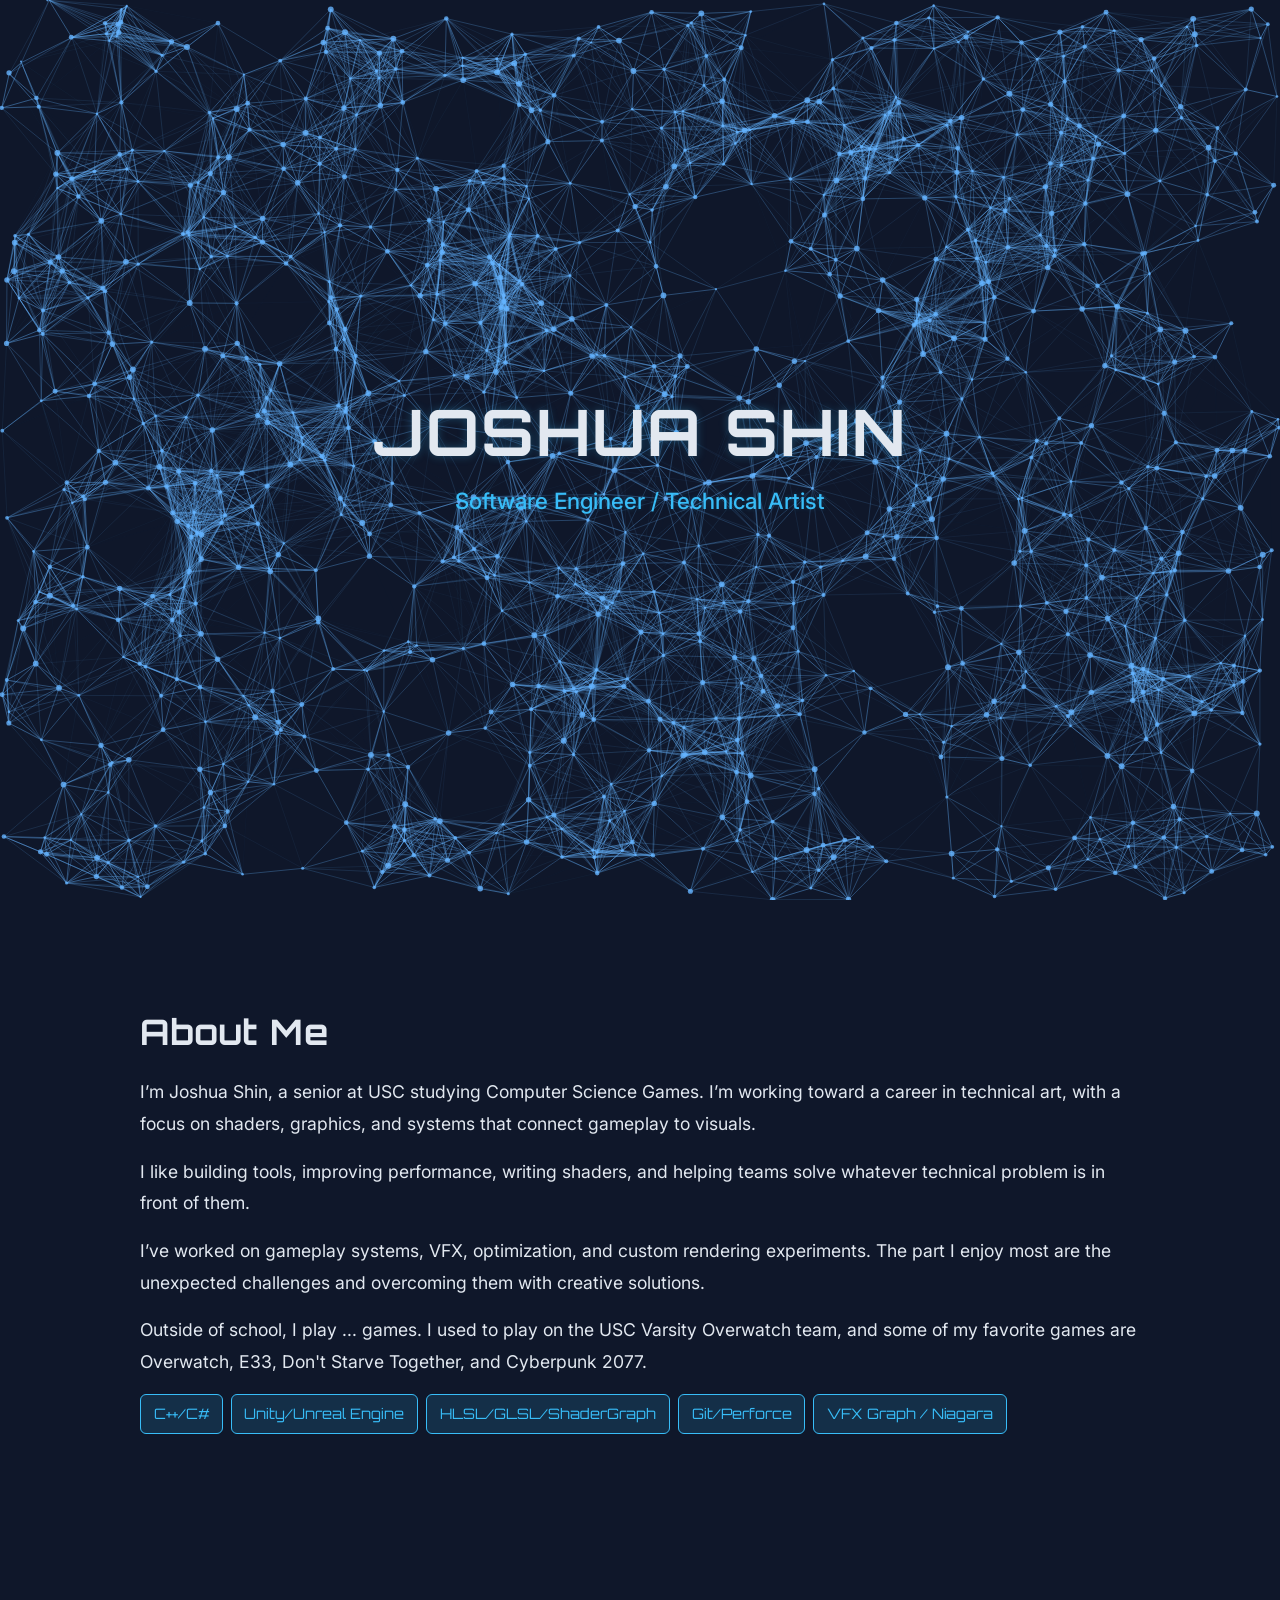
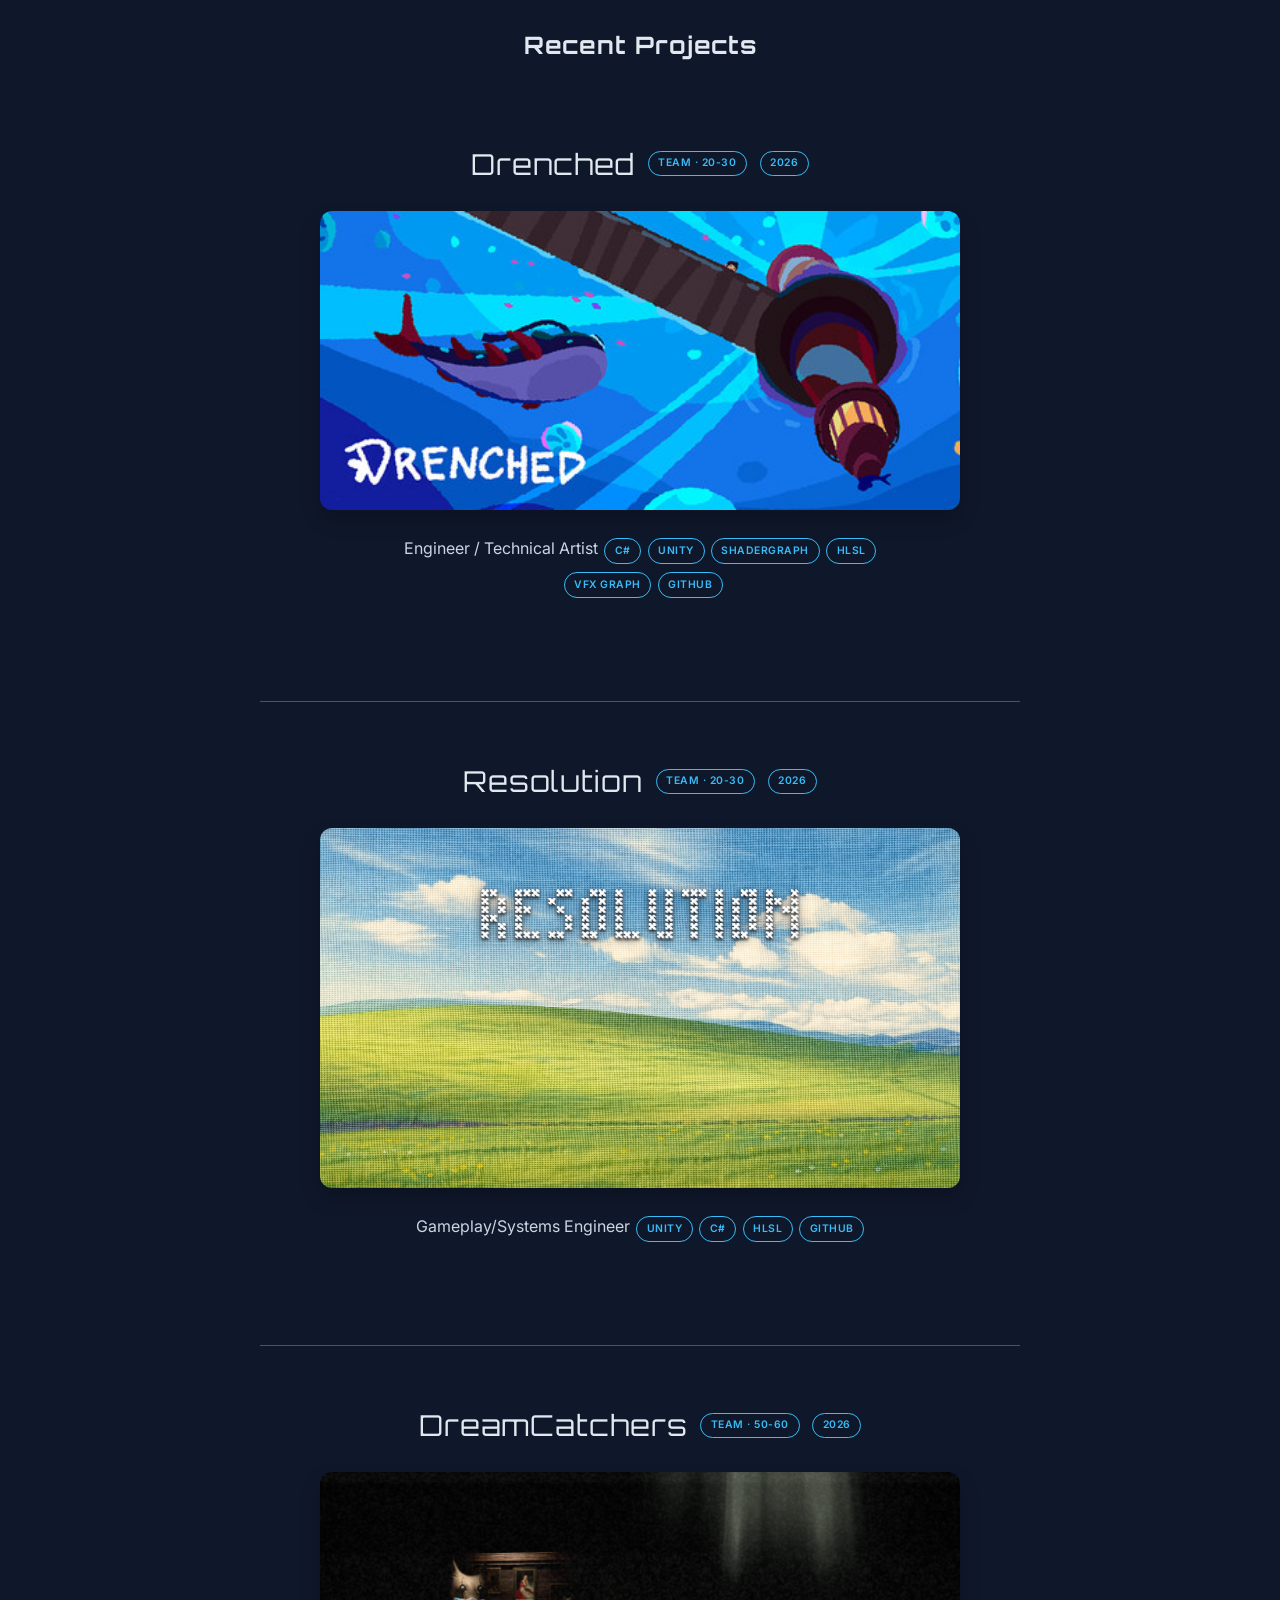
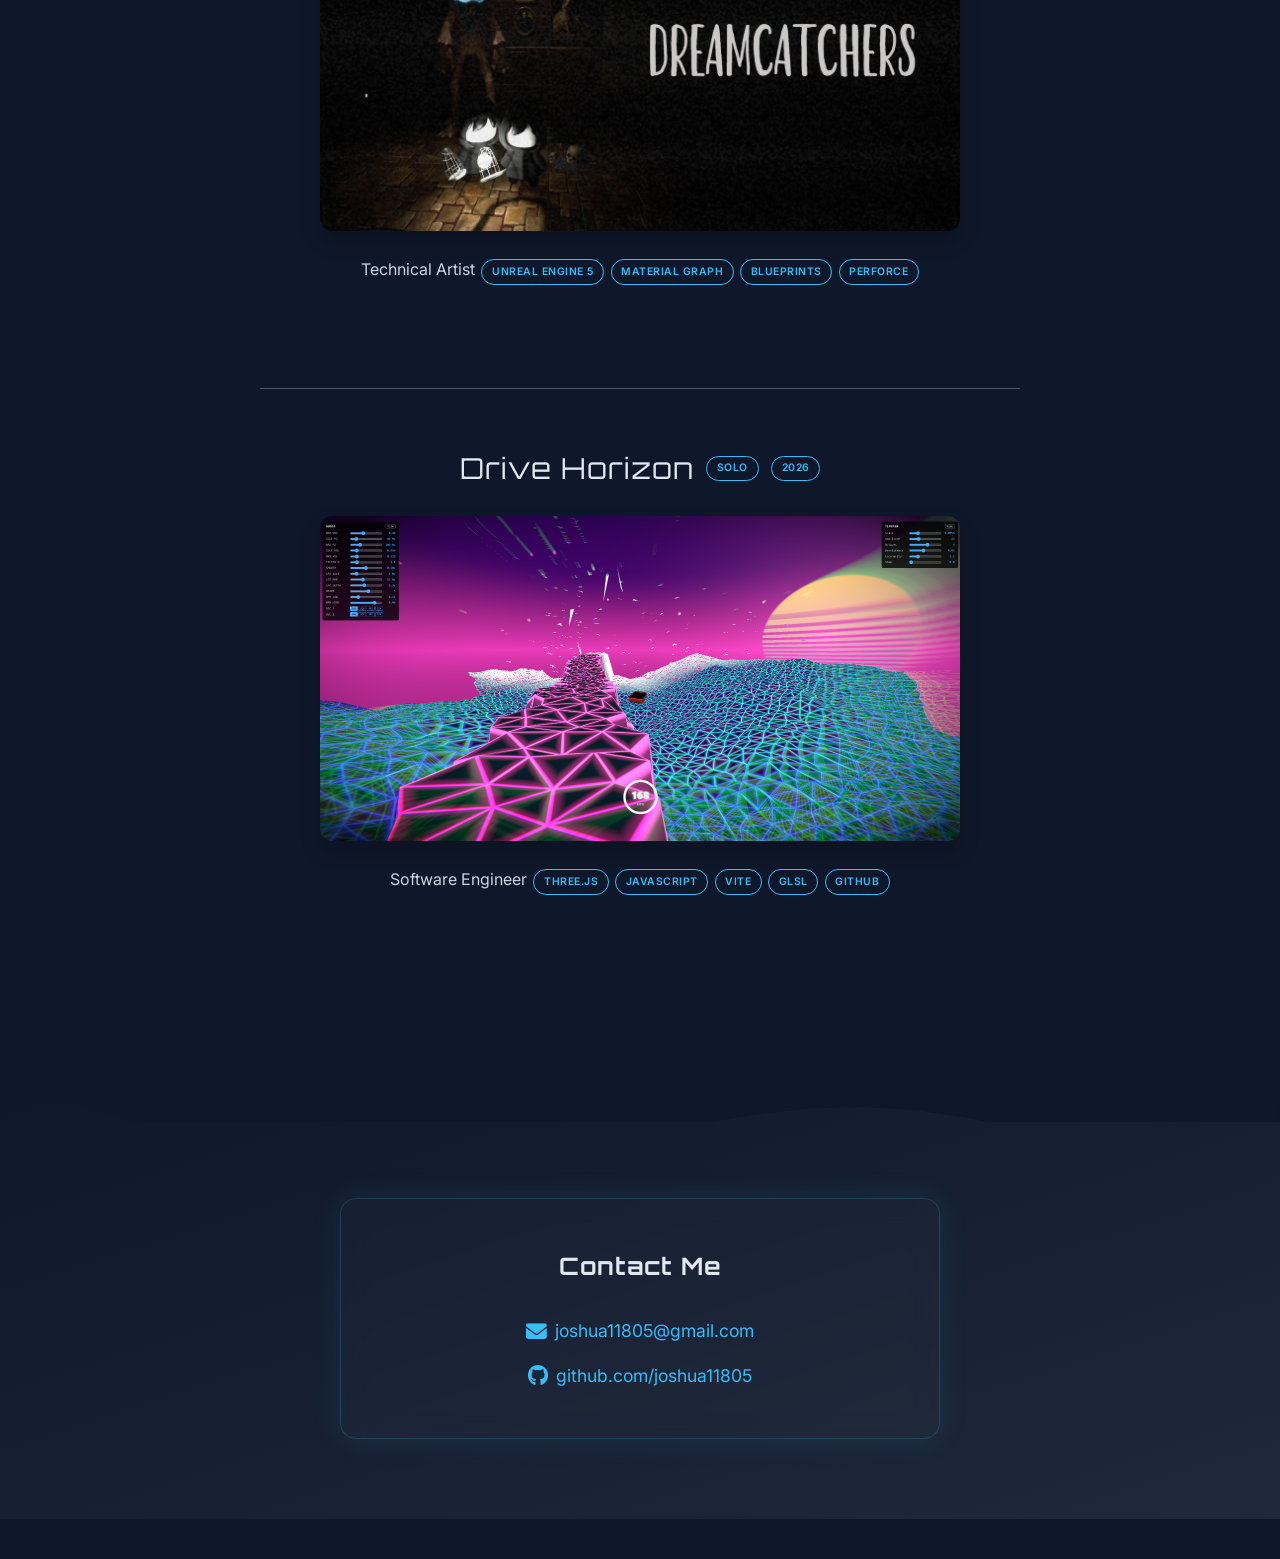
<file: index.html>
<!DOCTYPE html>
<html lang="en">
<head>
  <meta charset="UTF-8" />
  <meta name="viewport" content="width=device-width, initial-scale=1.0" />
  <title>Dev Portfolio</title>
  <link rel="stylesheet" href="styles.css" />
  <link href="https://fonts.googleapis.com/css2?family=Orbitron:wght@500;700&family=Inter:wght@400;600&display=swap" rel="stylesheet">
  <link rel="stylesheet" href="https://cdnjs.cloudflare.com/ajax/libs/font-awesome/6.5.0/css/all.min.css">
  <script defer src="script.js"></script>
</head>
<body>

  <canvas id="splash-canvas"></canvas>

  <!-- Splash Section -->
  <header id="splash">
    <div class="splash-content">
      <h1>Joshua Shin</h1>
      <p>Software Engineer / Technical Artist</p>
    </div>
  </header>

  <!-- About Section -->
  <section id="about" class="about-section fade-in">
    <div class="about-container">
      <div class="about-text">
        <h2>About Me</h2>
        <p>I’m Joshua Shin, a senior at USC studying Computer Science Games. I’m working toward a career in technical art, with a focus on shaders, graphics, and systems that connect gameplay to visuals.</p>
        <p>I like building tools, improving performance, writing shaders, and helping teams solve whatever technical problem is in front of them.</p>
        <p>I’ve worked on gameplay systems, VFX, optimization, and custom rendering experiments. The part I enjoy most are the unexpected challenges and overcoming them with creative solutions.</p>
        <p>Outside of school, I play ... games. I used to play on the USC Varsity Overwatch team, and some of my favorite games are Overwatch, E33, Don't Starve Together, and Cyberpunk 2077.</p>
        <p class="tech-tags">
          <span>C++/C#</span><span>Unity/Unreal Engine</span><span>HLSL/GLSL/ShaderGraph</span><span>Git/Perforce</span><span>VFX Graph / Niagara</span>
        </p>
      </div>
    </div>
  </section>

  <!-- Projects Section -->
  <section id="projects">
    <h2>Recent Projects</h2>
    <div class="project-list">

       <a class="project-card"
         href="project.html?project=drenched"
           data-title="Drenched"
           data-img="images/drenched.jpg"
           data-description="A 3D narrative game about a struggling artist. I worked as an Engineer and Technical Artist: building tooling for design and art pipelines, profiling and optimizing performance, creating custom shaders and visual effects, and refactoring/debugging various systems such as gameplay progression mechanics. Expected to Release Mid-October 2026."
           data-tech="Unity, C#, Shader Graph, VFX Graph, Unity Profiler"
           data-steam="https://store.steampowered.com/app/4597820/DRENCHED/"
           data-team="20-30"
           data-skills="C#, Unity, ShaderGraph, HLSL, VFX Graph, Github">
        <img src="images/drenched.jpg" alt="Drenched Screenshot">
        <div class="project-info">
          <h3>Drenched</h3>
          <p>Engineer / Technical Artist</p>
        </div>
       </a>

       <a class="project-card"
         href="project.html?project=resolution"
           data-title="Resolution"
           data-img="images/ResolutionLogo.png"
           data-team="20-30"
           data-skills="Unity, C#, HLSL, Github">
        <img src="images/ResolutionLogo.png" alt="Resolution logo">
        <div class="project-info">
          <h3>Resolution</h3>
          <p>Gameplay/Systems Engineer</p>
        </div>
       </a>

       <a class="project-card"
         href="project.html?project=dreamcatchers"
           data-title="DreamCatchers"
           data-img="images/DreamCatcherLogo.png"
           data-team="50-60"
           data-skills="Unreal Engine 5, Material Graph, Blueprints, Perforce">
        <img src="images/DreamCatcherLogo.png" alt="DreamCatchers logo">
        <div class="project-info">
          <h3>DreamCatchers</h3>
          <p>Technical Artist</p>
        </div>
       </a>

       <a class="project-card"
         href="project.html?project=drive-horizon"
           data-title="Drive Horizon"
           data-img="images/RoadToNowhere.png"
           data-description="A driving experience built with Three.js and custom GLSL shaders."
           data-tech="JavaScript, Three.js, GLSL"
           data-play="https://joshua11805.github.io/three.js-Testing/"
           data-github="https://github.com/joshua11805/three.js-Testing"
           data-team="Solo"
           data-skills="Three.js, JavaScript, Vite, GLSL, Github">
        <img src="images/RoadToNowhere.png" alt="Drive Horizon Screenshot">
        <div class="project-info">
          <h3>Drive Horizon</h3>
          <p>Software Engineer</p>
        </div>
       </a>

    </div>
  </section>

  <!-- Contact Section -->
  <section id="contact" class="fade-in">
    <div class="contact-container">
      <h2>Contact Me</h2>
      <div class="contact-links">
        <a href="mailto:joshua11805@gmail.com" class="contact-link">
          <i class="fas fa-envelope"></i>
          joshua11805@gmail.com
        </a>
        <a href="https://github.com/joshua11805" target="_blank" class="contact-link">
          <i class="fab fa-github"></i>
          github.com/joshua11805
        </a>
      </div>
    </div>
  </section>
</file>
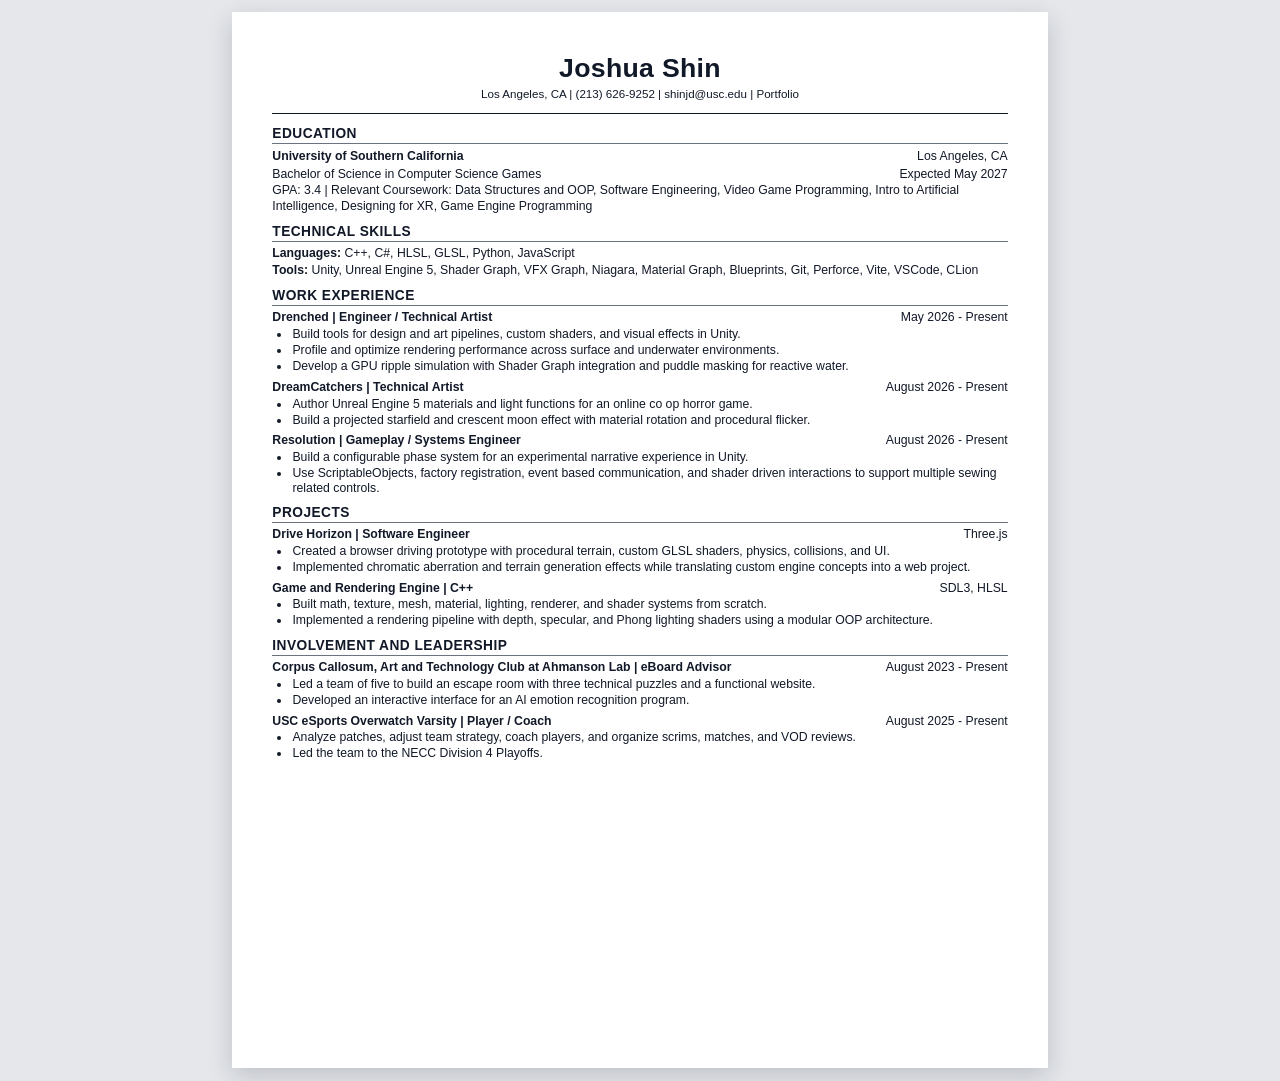
<file: resume.html>
<!DOCTYPE html>
<html lang="en">
<head>
  <meta charset="UTF-8">
  <meta name="viewport" content="width=device-width, initial-scale=1.0">
  <title>Joshua Shin | Resume</title>
  <link rel="stylesheet" href="resume.css">
</head>
<body>
  <main class="resume">
    <header class="resume-header">
      <h1>Joshua Shin</h1>
      <p>Los Angeles, CA | (213) 626-9252 | <a href="mailto:shinjd@usc.edu">shinjd@usc.edu</a> | <a href="https://joshua11805.github.io/portfolio/">Portfolio</a></p>
    </header>

    <section>
      <h2>Education</h2>
      <div class="entry-heading">
        <strong>University of Southern California</strong>
        <span>Los Angeles, CA</span>
      </div>
      <div class="entry-heading">
        <span>Bachelor of Science in Computer Science Games</span>
        <span>Expected May 2027</span>
      </div>
      <p class="compact">GPA: 3.4 | Relevant Coursework: Data Structures and OOP, Software Engineering, Video Game Programming, Intro to Artificial Intelligence, Designing for XR, Game Engine Programming</p>
    </section>

    <section>
      <h2>Technical Skills</h2>
      <p><strong>Languages:</strong> C++, C#, HLSL, GLSL, Python, JavaScript</p>
      <p><strong>Tools:</strong> Unity, Unreal Engine 5, Shader Graph, VFX Graph, Niagara, Material Graph, Blueprints, Git, Perforce, Vite, VSCode, CLion</p>
    </section>

    <section>
      <h2>Work Experience</h2>
      <div class="entry-heading">
        <strong>Drenched | Engineer / Technical Artist</strong>
        <span>May 2026 - Present</span>
      </div>
      <ul>
        <li>Build tools for design and art pipelines, custom shaders, and visual effects in Unity.</li>
        <li>Profile and optimize rendering performance across surface and underwater environments.</li>
        <li>Develop a GPU ripple simulation with Shader Graph integration and puddle masking for reactive water.</li>
      </ul>

      <div class="entry-heading">
        <strong>DreamCatchers | Technical Artist</strong>
        <span>August 2026 - Present</span>
      </div>
      <ul>
        <li>Author Unreal Engine 5 materials and light functions for an online co op horror game.</li>
        <li>Build a projected starfield and crescent moon effect with material rotation and procedural flicker.</li>
      </ul>

      <div class="entry-heading">
        <strong>Resolution | Gameplay / Systems Engineer</strong>
        <span>August 2026 - Present</span>
      </div>
      <ul>
        <li>Build a configurable phase system for an experimental narrative experience in Unity.</li>
        <li>Use ScriptableObjects, factory registration, event based communication, and shader driven interactions to support multiple sewing related controls.</li>
      </ul>
    </section>

    <section>
      <h2>Projects</h2>
      <div class="entry-heading">
        <strong>Drive Horizon | Software Engineer</strong>
        <span>Three.js</span>
      </div>
      <ul>
        <li>Created a browser driving prototype with procedural terrain, custom GLSL shaders, physics, collisions, and UI.</li>
        <li>Implemented chromatic aberration and terrain generation effects while translating custom engine concepts into a web project.</li>
      </ul>

      <div class="entry-heading">
        <strong>Game and Rendering Engine | C++</strong>
        <span>SDL3, HLSL</span>
      </div>
      <ul>
        <li>Built math, texture, mesh, material, lighting, renderer, and shader systems from scratch.</li>
        <li>Implemented a rendering pipeline with depth, specular, and Phong lighting shaders using a modular OOP architecture.</li>
      </ul>
    </section>

    <section>
      <h2>Involvement and Leadership</h2>
      <div class="entry-heading">
        <strong>Corpus Callosum, Art and Technology Club at Ahmanson Lab | eBoard Advisor</strong>
        <span>August 2023 - Present</span>
      </div>
      <ul>
        <li>Led a team of five to build an escape room with three technical puzzles and a functional website.</li>
        <li>Developed an interactive interface for an AI emotion recognition program.</li>
      </ul>

      <div class="entry-heading">
        <strong>USC eSports Overwatch Varsity | Player / Coach</strong>
        <span>August 2025 - Present</span>
      </div>
      <ul>
        <li>Analyze patches, adjust team strategy, coach players, and organize scrims, matches, and VOD reviews.</li>
        <li>Led the team to the NECC Division 4 Playoffs.</li>
      </ul>
    </section>
  </main>
</body>
</html>
</file>
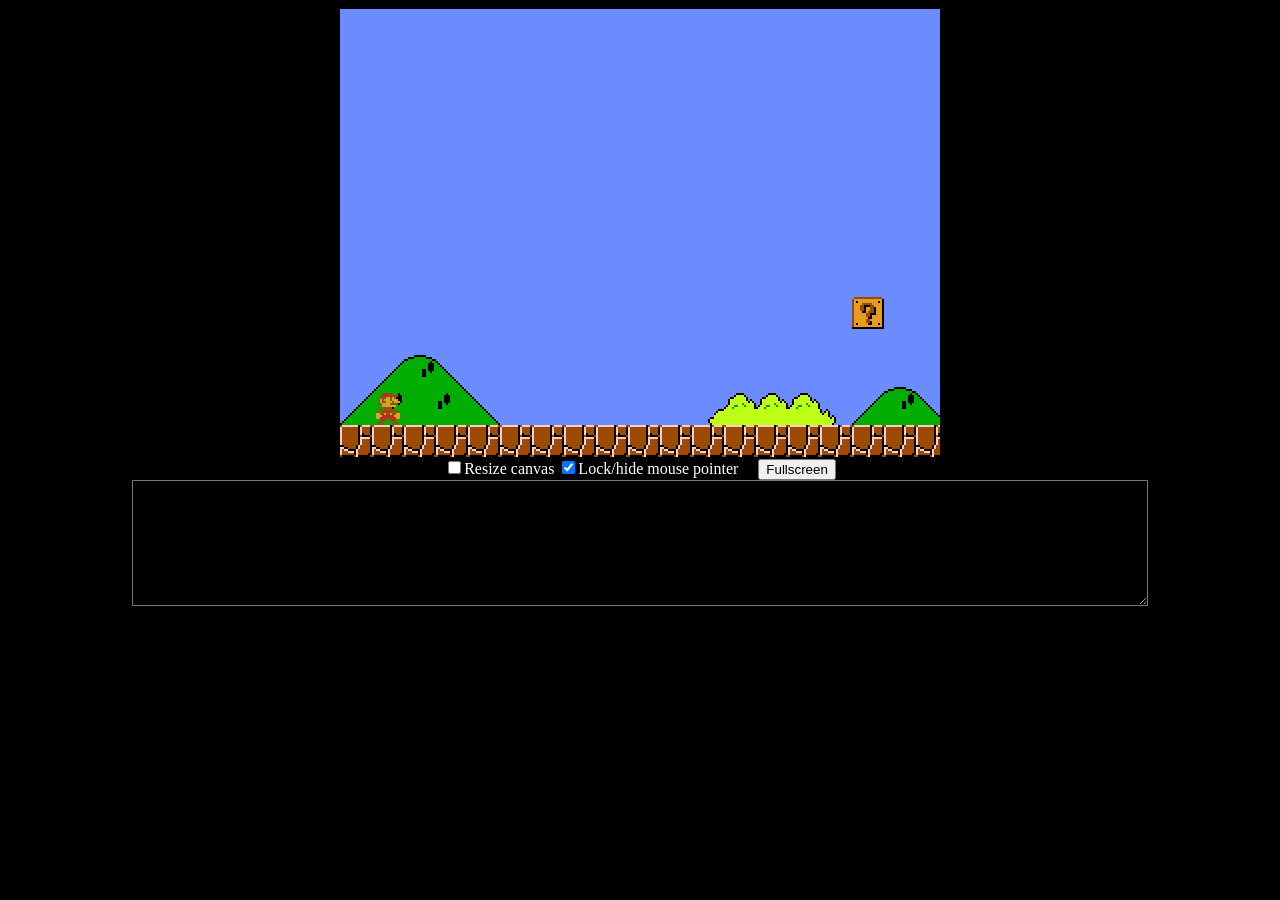
<file: games/Lab04/Lab04.html>
<!doctypehtml><html lang=en-us><head><meta charset=utf-8><meta content="text/html; charset=utf-8"http-equiv=Content-Type><title>Emscripten-Generated Code</title><style>.emscripten{padding-right:0;margin-left:auto;margin-right:auto;display:block;background-color:#000;color:#fff}textarea.emscripten{font-family:monospace;width:80%;background-color:#000}div.emscripten{text-align:center;background-color:#000}div.emscripten_border{border:1px solid #000}canvas.emscripten{border:0 none;background-color:#000}.spinner{height:50px;width:50px;margin:0 auto;-webkit-animation:rotation .8s linear infinite;-moz-animation:rotation .8s linear infinite;-o-animation:rotation .8s linear infinite;animation:rotation .8s linear infinite;border-left:10px solid #0096f0;border-right:10px solid #0096f0;border-bottom:10px solid #0096f0;border-top:10px solid #6400c8;border-radius:100%;background-color:#c864fa}@-webkit-keyframes rotation{from{-webkit-transform:rotate(0)}to{-webkit-transform:rotate(360deg)}}@-moz-keyframes rotation{from{-moz-transform:rotate(0)}to{-moz-transform:rotate(360deg)}}@-o-keyframes rotation{from{-o-transform:rotate(0)}to{-o-transform:rotate(360deg)}}@keyframes rotation{from{transform:rotate(0)}to{transform:rotate(360deg)}}</style></head><body style=background-color:#000><figure id=spinner style=overflow:visible><div class=spinner></div><center style=margin-top:.5em><strong>emscripten</strong></center></figure><div class=emscripten id=status>Downloading...</div><div class=emscripten><progress hidden id=progress max=100 value=0></progress></div><div class=emscripten_border><canvas class=emscripten id=canvas oncontextmenu=event.preventDefault() tabindex=-1></canvas></div><div class=emscripten><input type=checkbox id=resize>Resize canvas <input type=checkbox id=pointerLock checked>Lock/hide mouse pointer     <input type=button onclick='Module.requestFullscreen(document.getElementById("pointerLock").checked,document.getElementById("resize").checked)'value=Fullscreen></div><textarea class=emscripten id=output rows=8></textarea><script>var statusElement=document.getElementById("status"),progressElement=document.getElementById("progress"),spinnerElement=document.getElementById("spinner"),Module={preRun:[],postRun:[],print:function(){var e=document.getElementById("output");return e&&(e.value=""),function(t){arguments.length>1&&(t=Array.prototype.slice.call(arguments).join(" ")),console.log(t),e&&(e.value+=t+"\n",e.scrollTop=e.scrollHeight)}}(),canvas:function(){var e=document.getElementById("canvas");return e.addEventListener("webglcontextlost",(function(e){alert("WebGL context lost. You will need to reload the page."),e.preventDefault()}),!1),e}(),setStatus:function(e){if(Module.setStatus.last||(Module.setStatus.last={time:Date.now(),text:""}),e!==Module.setStatus.last.text){var t=e.match(/([^(]+)\((\d+(\.\d+)?)\/(\d+)\)/),n=Date.now();t&&n-Module.setStatus.last.time<30||(Module.setStatus.last.time=n,Module.setStatus.last.text=e,t?(e=t[1],progressElement.value=100*parseInt(t[2]),progressElement.max=100*parseInt(t[4]),progressElement.hidden=!1,spinnerElement.hidden=!1):(progressElement.value=null,progressElement.max=null,progressElement.hidden=!0,e||(spinnerElement.hidden=!0)),statusElement.innerHTML=e)}},totalDependencies:0,monitorRunDependencies:function(e){this.totalDependencies=Math.max(this.totalDependencies,e),Module.setStatus(e?"Preparing... ("+(this.totalDependencies-e)+"/"+this.totalDependencies+")":"All downloads complete.")}};Module.setStatus("Downloading..."),window.onerror=function(){Module.setStatus("Exception thrown, see JavaScript console"),spinnerElement.style.display="none",Module.setStatus=function(e){e&&console.error("[post-exception status] "+e)}}</script><script async src=Lab04.js></script></body></html>
</file>
<file: styles.css>
/* Base styles */
:root {
  --bg-color: #0f172a;
  --primary-color: #1e293b;
  --accent-color: #38bdf8;
  --text-color: #e2e8f0;
  --secondary-text-color: #cbd5e1;
  --card-bg: #1e293b;
  --overlay-bg: rgba(15, 23, 42, 0.85);
  --border-color: #475569;
}

* {
  margin: 0;
  padding: 0;
  box-sizing: border-box;
}

body {
  font-family: 'Inter', sans-serif;
  background-color: var(--bg-color);
  color: var(--text-color);
  line-height: 1.6;
}

body > *:not(#splash-canvas) {
  position: relative;
  z-index: 1;
}

h1, h2, h3 {
  font-family: 'Orbitron', sans-serif;
  letter-spacing: 1px;
}

.container {
  width: 90%;
  max-width: 1000px;
  margin: auto;
  padding: 20px 0;
}

header {
  background-color: var(--primary-color);
  color: white;
  padding: 20px 0;
  text-align: center;
}

/* ── Splash ── */
#splash {
  position: relative;
  height: 100vh;
  overflow: hidden;
  background-color: transparent;
  display: flex;
  justify-content: center;
  align-items: center;
  transition: opacity 0.5s ease;
  will-change: opacity;
}

#splash-canvas {
  position: fixed;
  inset: 0;
  width: 100%;
  height: 100%;
  z-index: 0;
  pointer-events: none;
}

.splash-content {
  position: relative;
  z-index: 1;
  text-align: center;
  color: var(--text-color);
  animation: fadeIn 1.5s ease;
}

.splash-content h1 {
  font-size: clamp(1.8rem, 5vw, 4rem);
  font-weight: 700;
  color: var(--text-color);
  text-transform: uppercase;
  letter-spacing: 2px;
  text-shadow: 0 0 10px rgba(56, 189, 248, 0.3);
}

.splash-content p {
  font-size: clamp(1rem, 2.5vw, 1.4rem);
  font-weight: 500;
  color: var(--accent-color);
  text-shadow: 0 0 5px rgba(56, 189, 248, 0.2);
}

@keyframes slideUpFade {
  0%   { opacity: 0; transform: translateY(30px); }
  100% { opacity: 1; transform: translateY(0); }
}

.splash-content h1,
.splash-content p {
  animation: slideUpFade 1s ease-out forwards;
}

/* ── About ── */
.about-section {
  padding: 4rem 2rem;
  background-color: transparent;
  display: flex;
  justify-content: center;
  align-items: center;
}

.about-container {
  display: flex;
  flex-wrap: wrap;
  gap: 2rem;
  max-width: 1000px;
  align-items: center;
}

.about-image img {
  width: 200px;
  height: 200px;
  border-radius: 50%;
  object-fit: cover;
  border: 3px solid var(--accent-color);
  box-shadow: 0 0 10px rgba(56, 189, 248, 0.4);
}

.about-text { flex: 1; min-width: 300px; }

.about-text h2 {
  font-family: 'Orbitron', sans-serif;
  font-size: 2.2rem;
  margin-bottom: 1rem;
  color: var(--text-color);
}

.about-text p {
  font-size: clamp(0.95rem, 1.8vw, 1.1rem);
  line-height: 1.8;
  margin-bottom: 1rem;
  color: var(--text-color);
}

.tech-tags span {
  background-color: rgba(56, 189, 248, 0.15);
  padding: 0.4rem 0.8rem;
  margin-right: 0.5rem;
  margin-bottom: 0.5rem;
  display: inline-block;
  font-size: 0.9rem;
  border-radius: 6px;
  border: 1px solid var(--accent-color);
  color: var(--accent-color);
  font-family: 'Orbitron', sans-serif;
}

/* ── Projects ── */
#projects {
  padding: 4rem 1rem;
  background-color: transparent;
  color: var(--text-color);
  text-align: center;
}

.project-list {
  display: flex;
  flex-direction: column;
  max-width: 760px;
  margin: 0 auto;
}

.project-card {
  display: flex;
  flex-direction: column;
  align-items: center;
  padding: 3.5rem 1rem;
  cursor: pointer;
  color: inherit;
  text-decoration: none;
}

.project-list .project-card:not(:first-child) {
  border-top: 1px solid var(--border-color);
}

.project-card .project-title-bar {
  order: -1;
  display: flex;
  align-items: center;
  justify-content: center;
  flex-wrap: wrap;
  gap: 0.8rem;
  font-family: 'Orbitron', sans-serif;
  font-size: clamp(1.3rem, 3vw, 1.8rem);
  letter-spacing: 1px;
  color: var(--text-color);
  margin-bottom: 1.5rem;
}

.project-card .project-title-bar .title-text { transition: color 0.3s ease; }

.project-card:hover .project-title-bar .title-text { color: var(--accent-color); }

.team-badge {
  font-family: 'Inter', sans-serif;
  font-size: 0.65rem;
  font-weight: 600;
  letter-spacing: 0.5px;
  text-transform: uppercase;
  padding: 0.2rem 0.6rem;
  border: 1px solid var(--accent-color);
  border-radius: 999px;
  color: var(--accent-color);
  white-space: nowrap;
}

.project-card img {
  width: 100%;
  max-width: 640px;
  height: auto;
  display: block;
  margin: 0 auto 1.5rem;
  border-radius: 12px;
  box-shadow: 0 10px 20px rgba(0, 0, 0, 0.2);
  transition: transform 0.4s ease, box-shadow 0.3s ease;
}

.project-card:hover img {
  transform: scale(1.03);
  box-shadow: 0 14px 28px rgba(0, 0, 0, 0.3);
}

.project-info {
  max-width: 560px;
}

.project-info h3 { display: none; }

.project-info p {
  color: var(--secondary-text-color);
  font-size: 1rem;
  line-height: 1.7;
}

.project-info .team-badge {
  display: inline-block;
  margin: 0.25rem 0 0.25rem 0.4rem;
}

.project-card::after {
  content: "View Details →";
  margin-top: 1.5rem;
  font-family: 'Orbitron', sans-serif;
  font-size: 0.75rem;
  letter-spacing: 1px;
  color: var(--accent-color);
  opacity: 0;
  transition: opacity 0.3s ease;
}

.project-card:hover::after { opacity: 1; }

/* ── Fade In (scroll) ── */
.fade-in {
  opacity: 0;
  transform: translateY(30px);
  transition: opacity 0.6s ease, transform 0.6s ease;
}

.fade-in.visible {
  opacity: 1;
  transform: translateY(0);
}

@keyframes fadeIn {
  from { opacity: 0; transform: scale(0.95); }
  to   { opacity: 1; transform: scale(1); }
}

/* ── Contact ── */
#contact {
  position: relative;
  padding: 6rem 2rem 5rem;
  background: linear-gradient(to bottom right, #0f172a, #1e293b);
  color: #e2e8f0;
  text-align: center;
  z-index: 1;
  overflow: hidden;
}

#contact::before {
  content: "";
  position: absolute;
  top: -80px;
  left: 0;
  width: 100%;
  height: 100px;
  background: url('data:image/svg+xml;utf8,<svg viewBox="0 0 1440 320" xmlns="http://www.w3.org/2000/svg"><path fill="%230f172a" fill-opacity="1" d="M0,64L80,90.7C160,117,320,171,480,165.3C640,160,800,96,960,96C1120,96,1280,160,1360,192L1440,224V0H1360C1280,0,1120,0,960,0C800,0,640,0,480,0C320,0,160,0,80,0H0Z"></path></svg>') no-repeat;
  background-size: cover;
  z-index: -1;
}

.contact-container {
  max-width: 600px;
  margin: 0 auto;
  background-color: rgba(255, 255, 255, 0.02);
  border: 1px solid rgba(56, 189, 248, 0.2);
  border-radius: 16px;
  padding: 3rem 2rem;
  backdrop-filter: blur(12px);
  box-shadow: 0 0 30px rgba(56, 189, 248, 0.1);
  transition: transform 0.3s ease, box-shadow 0.3s ease;
}

.contact-container:hover {
  transform: translateY(-3px);
  box-shadow: 0 0 40px rgba(56, 189, 248, 0.3);
}

.contact-links {
  margin-top: 2rem;
  display: flex;
  flex-direction: column;
  gap: 1rem;
  align-items: center;
}

.contact-link {
  display: inline-flex;
  align-items: center;
  gap: 0.5rem;
  text-decoration: none;
  font-size: clamp(0.95rem, 1.8vw, 1.1rem);
  color: #38bdf8;
  transition: color 0.3s;
}

.contact-link:hover { color: #7dd3fc; }

.contact-link i { font-size: 1.3rem; }

/* ── Footer ── */
footer {
  background-color: var(--bg-color);
  color: white;
  text-align: center;
  padding: 20px 0;
  margin-top: 40px;
}

/* ── Nav ── */
nav ul {
  list-style: none;
  display: flex;
  justify-content: center;
  gap: 20px;
  margin-top: 10px;
}

nav a {
  color: var(--accent-color);
  text-decoration: none;
  font-weight: bold;
}

section { margin: 40px 0; }

h2 {
  margin-bottom: 20px;
  color: var(--text-color);
}

/* ── Responsive ── */
@media (max-width: 768px) {
  .walkthrough-content {
    padding: 1.5rem;
  }
}

@media (max-width: 600px) {
  nav ul { flex-direction: column; }
  .container { padding: 10px; }
  .about-container { flex-direction: column; text-align: center; }
  .about-image img { width: 150px; height: 150px; }
}

/* ── Project Detail Page ── */
.project-detail-page {
  min-height: 100vh;
  background: var(--bg-color);
}

.project-detail {
  width: min(1500px, calc(100% - clamp(1.5rem, 4vw, 5rem)));
  margin: 0 auto;
  padding: 2rem 0 5rem;
}

.back-link {
  position: sticky;
  top: 1rem;
  z-index: 20;
  display: inline-flex;
  align-items: center;
  gap: 0.6rem;
  color: var(--accent-color);
  font-family: 'Orbitron', sans-serif;
  font-size: 0.8rem;
  letter-spacing: 0.5px;
  text-decoration: none;
  background: rgba(11, 16, 27, 0.8);
  border: 1px solid rgba(125, 211, 252, 0.35);
  border-radius: 999px;
  padding: 0.7rem 1rem;
  backdrop-filter: blur(8px);
  transition: color 0.2s ease, transform 0.2s ease, border-color 0.2s ease;
}

.back-link:hover { color: #7dd3fc; transform: translateX(-3px); border-color: rgba(125, 211, 252, 0.7); }

.detail-hero {
  display: flex;
  flex-direction: column;
  align-items: center;
  gap: 2rem;
  padding: 5rem 0 4rem;
  background: transparent;
}

.detail-hero-copy {
  width: 100%;
  text-align: center;
  animation: slideUpFade 0.7s ease-out both;
}

.detail-eyebrow,
.detail-kicker {
  color: var(--accent-color);
  font-family: 'Orbitron', sans-serif;
  font-size: 0.75rem;
  letter-spacing: 1.5px;
  text-transform: uppercase;
}

.detail-hero h1 {
  margin: 0.5rem 0;
  font-size: clamp(2.4rem, 7vw, 5rem);
  line-height: 1.05;
}

.detail-subtitle {
  color: var(--secondary-text-color);
  font-size: 1.1rem;
  margin-bottom: 1.25rem;
}

.detail-team {
  display: inline-block;
  padding: 0.3rem 0.7rem;
  border: 1px solid var(--accent-color);
  border-radius: 999px;
  color: var(--accent-color);
  font-size: 0.75rem;
  font-weight: 600;
  letter-spacing: 0.5px;
  text-transform: uppercase;
}

.detail-hero > img {
  width: 100%;
  max-width: 900px;
  max-height: 500px;
  align-self: center;
  object-fit: contain;
  border-radius: 12px;
  box-shadow: 0 20px 45px rgba(0, 0, 0, 0.35);
  animation: fadeIn 0.8s ease both;
}

.detail-intro {
  display: flex;
  flex-direction: column;
  gap: 1rem;
  padding: 2rem 0 3.5rem;
  border-top: 1px solid var(--border-color);
}

.detail-intro > p {
  max-width: none;
  width: 100%;
  color: var(--secondary-text-color);
  font-size: clamp(1.05rem, 2vw, 1.3rem);
  line-height: 1.8;
  margin: 0;
  padding-top: 0.15rem;
}

.project-detail-links {
  display: flex;
  flex-wrap: wrap;
  align-items: flex-start;
  justify-content: center;
  gap: 0.8rem;
  margin-left: 0;
}

.detail-intro-callout-row {
  display: flex;
  align-items: center;
  gap: 1rem;
  flex-wrap: wrap;
}

.detail-intro-callout {
  margin: 0;
  color: var(--accent-color);
  font-family: 'Orbitron', sans-serif;
  font-size: 0.8rem;
  letter-spacing: 1px;
  text-transform: uppercase;
}

.project-detail-link {
  display: inline-flex;
  align-items: center;
  gap: 0.5rem;
  padding: 0.7rem 1rem;
  border: 1px solid var(--accent-color);
  border-radius: 6px;
  color: var(--accent-color);
  font-size: 0.85rem;
  text-decoration: none;
  transition: background-color 0.2s ease, color 0.2s ease;
}

.project-detail-link:hover {
  background-color: var(--accent-color);
  color: var(--bg-color);
}

.detail-sections { border-top: 1px solid var(--border-color); }

.detail-section {
  display: flex;
  flex-direction: column;
  gap: 1.5rem;
  padding: 4rem clamp(0.5rem, 2vw, 2rem);
  border-bottom: 1px solid rgba(71, 85, 105, 0.55);
}

.detail-section-heading h2 {
  margin: 0.45rem 0 1rem;
  font-size: clamp(1.4rem, 3vw, 2rem);
}

.detail-story {
  display: flex;
  flex-direction: column;
  gap: 2rem;
}

.detail-story-row {
  display: flex;
  flex-direction: column;
  gap: 1.25rem;
  align-items: stretch;
}

.detail-story-row > p {
  max-width: none;
  color: var(--secondary-text-color);
  font-size: clamp(0.95rem, 1.2vw, 1.15rem);
  line-height: 1.9;
  margin: 0;
}

.detail-story-row:nth-child(even) .detail-media {
  order: -1;
}

.detail-story-row-text-only {
  display: block;
}

.detail-media-list {
  display: grid;
  grid-template-columns: 1fr;
  gap: 1.2rem;
  width: 100%;
}

.detail-media {
  display: inline-flex;
  flex-direction: column;
  gap: 0.55rem;
  margin: 0;
  width: auto;
  max-width: min(100%, 900px);
  align-items: flex-start;
}

.detail-media img,
.detail-media video {
  width: auto;
  max-width: 100%;
  max-height: min(620px, 48vw);
  object-fit: contain;
  border-radius: 10px;
  display: block;
  background: transparent;
}

.detail-story-row .detail-media {
  width: auto;
  max-width: 100%;
  margin-top: 0;
}

.detail-media figcaption {
  display: block;
  width: 100%;
  margin: 0;
  color: var(--secondary-text-color);
  font-size: 0.8rem;
  line-height: 1.5;
  text-align: left;
}

@media (max-width: 700px) {
  .detail-hero { gap: 2rem; padding: 3.5rem 0 2.5rem; }
  .detail-intro { align-items: flex-start; flex-direction: column; }

  .detail-story-row {
    gap: 1rem;
  }

  .detail-media img,
  .detail-media video {
    max-height: 70vh;
  }
}
</file>
<file: resume.css>
@page {
  size: letter;
  margin: 0.42in;
}

:root {
  color: #111827;
  font-family: Arial, Helvetica, sans-serif;
  font-size: 9.2pt;
}

* {
  box-sizing: border-box;
}

body {
  margin: 0;
  background: #e5e7eb;
}

.resume {
  width: 8.5in;
  min-height: 11in;
  margin: 1rem auto;
  padding: 0.42in;
  background: #fff;
}

.resume-header {
  text-align: center;
  border-bottom: 1.5px solid #111827;
  padding-bottom: 0.12in;
  margin-bottom: 0.13in;
}

h1 {
  margin: 0;
  font-size: 20pt;
  letter-spacing: 0.3px;
}

.resume-header p {
  margin: 0.04in 0 0;
  font-size: 8.7pt;
}

a {
  color: inherit;
  text-decoration: none;
}

section {
  margin-top: 0.105in;
}

h2 {
  margin: 0 0 0.045in;
  padding-bottom: 0.02in;
  border-bottom: 0.8px solid #6b7280;
  font-size: 10.3pt;
  letter-spacing: 0.45px;
  text-transform: uppercase;
}

p {
  margin: 0.025in 0;
  line-height: 1.2;
}

.compact {
  line-height: 1.25;
}

.entry-heading {
  display: flex;
  justify-content: space-between;
  gap: 0.2in;
  margin-top: 0.045in;
  line-height: 1.15;
}

.entry-heading span:last-child {
  white-space: nowrap;
  text-align: right;
}

ul {
  margin: 0.025in 0 0.065in 0.19in;
  padding: 0;
}

li {
  margin: 0.018in 0;
  padding-left: 0.02in;
  line-height: 1.18;
}

@media screen {
  .resume {
    box-shadow: 0 8px 24px rgba(17, 24, 39, 0.18);
  }
}

@media print {
  body {
    background: #fff;
  }

  .resume {
    width: auto;
    min-height: auto;
    margin: 0;
    padding: 0;
  }
}
</file>
